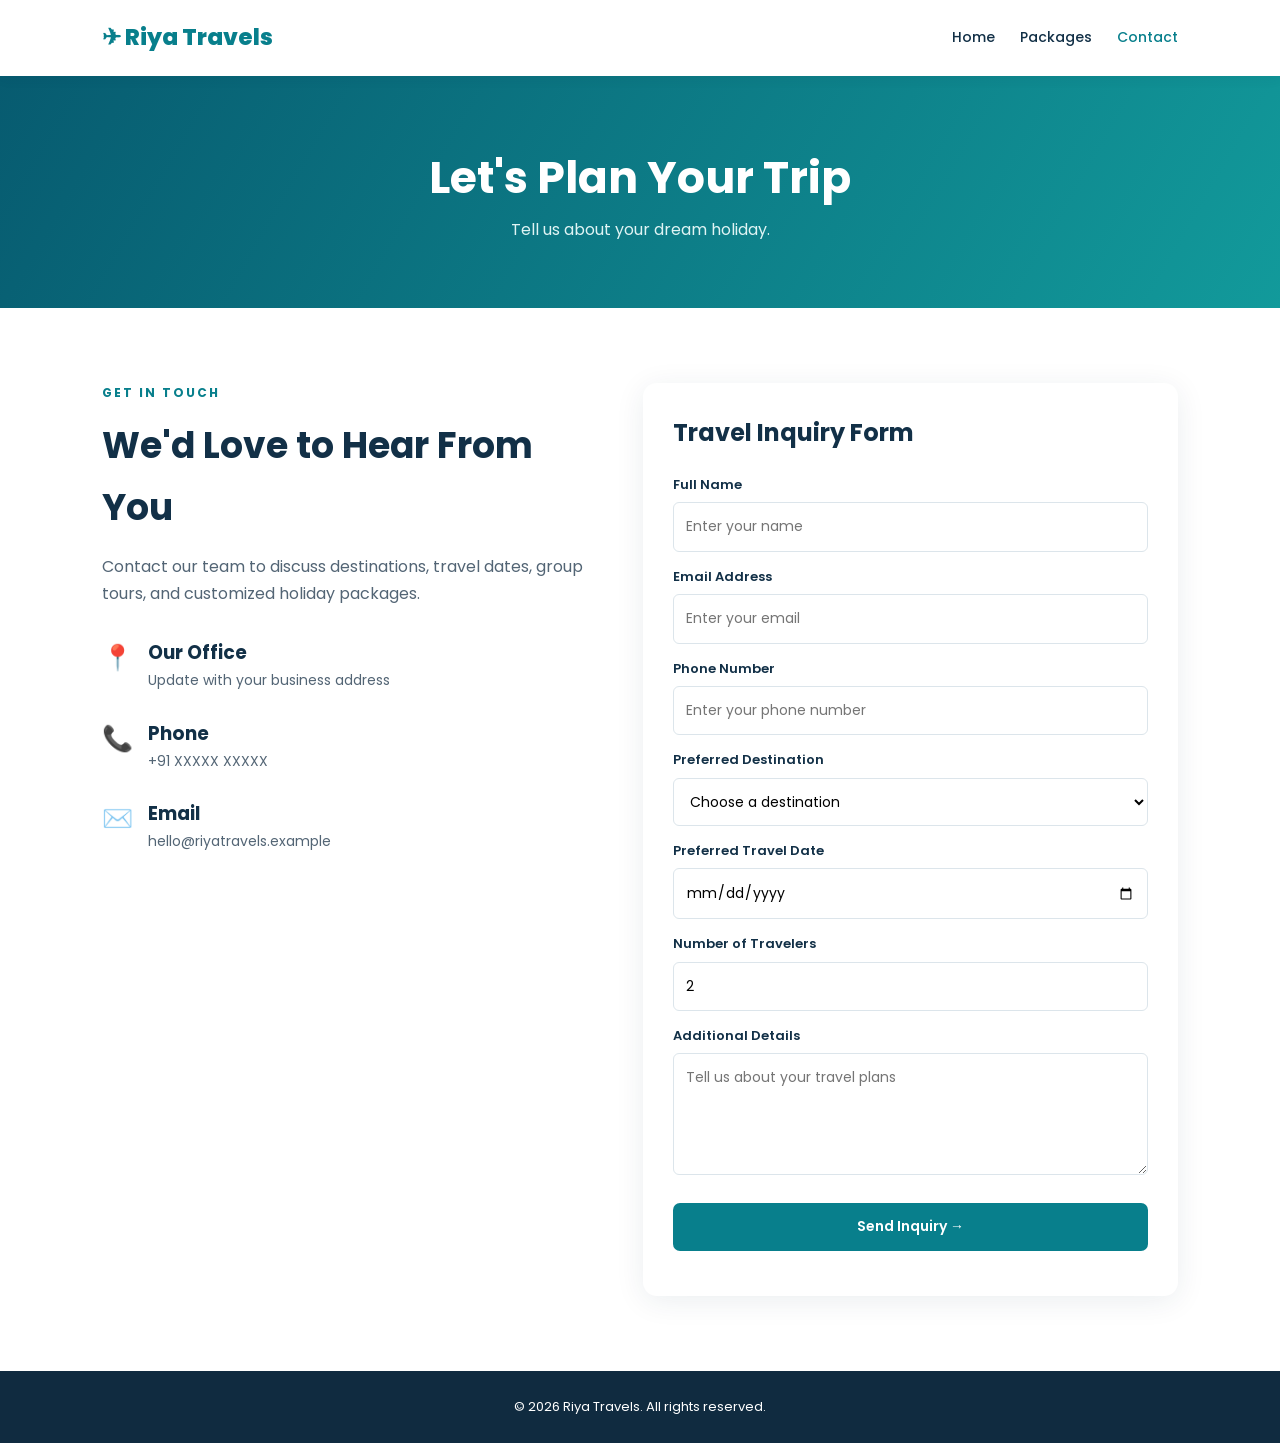
<file: contact.html>
<!DOCTYPE html>
<html lang="en">
<head>
<meta charset="UTF-8">
<meta name="viewport" content="width=device-width, initial-scale=1.0">
<title>Contact Us | Riya Travels</title>
<link rel="stylesheet" href="style.css">
</head>
<body>
<header class="navbar">
<a class="logo" href="index.html">✈ Riya Travels</a>
<nav>
<a href="index.html">Home</a>
<a href="packages.html">Packages</a>
<a class="active" href="contact.html">Contact</a>
</nav>
</header>
<section class="page-banner">
<h1>Let's Plan Your Trip</h1>
<p>Tell us about your dream holiday.</p>
</section>
<section class="contact-layout section">
<div class="contact-info">
<p class="eyebrow">GET IN TOUCH</p>
<h2>We'd Love to Hear From You</h2>
<p>Contact our team to discuss destinations, travel dates,
group tours, and customized holiday packages.</p>
<div class="info-item">
<span>📍</span>
<div><h3>Our Office</h3><p>Update with your business address</p></div>
</div>
      <div class="info-item">
        <span>📞</span>
        <div><h3>Phone</h3><p>+91 XXXXX XXXXX</p></div>
      </div>
      <div class="info-item">
        <span>✉️</span>
        <div><h3>Email</h3><p>hello@riyatravels.example</p></div>
      </div>
    </div>

    <form class="contact-form" id="bookingForm">
      <h2>Travel Inquiry Form</h2>

      <label for="name">Full Name</label>
      <input id="name" name="name" type="text" placeholder="Enter your name" required>

      <label for="email">Email Address</label>
      <input id="email" name="email" type="email" placeholder="Enter your email" required>

      <label for="phone">Phone Number</label>
      <input id="phone" name="phone" type="tel" placeholder="Enter your phone number" required>

      <label for="destination">Preferred Destination</label>
      <select id="destination" name="destination" required>
        <option value="">Choose a destination</option>
        <option>Kashmir Paradise</option>
        <option>Goa Beach Escape</option>
        <option>Royal Rajasthan</option>
        <option>Nature Retreat</option>
        <option>Customized Tour</option>
      </select>

      <label for="date">Preferred Travel Date</label>
      <input id="date" name="date" type="date" required>

      <label for="travelers">Number of Travelers</label>
      <input id="travelers" name="travelers" type="number" min="1" value="2" required>

      <label for="message">Additional Details</label>
      <textarea id="message" name="message" rows="4" placeholder="Tell us about your travel plans"></textarea>

      <button type="submit" class="btn">Send Inquiry →</button>
      <p id="formMessage" role="status"></p>
    </form>
  </section>

  <footer>
    <p>© 2026 Riya Travels. All rights reserved.</p>
  </footer>
  <script src="script.js"></script>
</body>
</html>
</file>
<file: style.css>
@import url('https://fonts.googleapis.com/css2?family=Poppins:wght@400;500;600;700;800&display=swap');

:root {
  --primary: #087f8c;
  --dark: #123047;
  --accent: #f5a623;
  --light: #f4f8fa;
  --text: #536575;
}

* {
  margin: 0;
  padding: 0;
  box-sizing: border-box;
}

body {
  font-family: 'Poppins', sans-serif;
  color: var(--dark);
  line-height: 1.7;
}

a {
  text-decoration: none;
}

.navbar {
  min-height: 76px;
  padding: 15px 8%;
  display: flex;
  justify-content: space-between;
  align-items: center;
  gap: 20px;
  background: white;
  position: sticky;
  top: 0;
  z-index: 10;
  box-shadow: 0 2px 12px #12304712;
}

.logo {
  color: var(--primary);
  font-size: 23px;
  font-weight: 800;
  white-space: nowrap;
}

nav {
  display: flex;
  gap: 25px;
  flex-wrap: wrap;
}

nav a {
  color: var(--dark);
  font-size: 14px;
  font-weight: 500;
}

nav a:hover,
nav a.active {
  color: var(--primary);
}

.hero {
  min-height: 570px;
  display: flex;
  align-items: center;
  padding: 70px 8%;
  color: white;
  background:
    linear-gradient(90deg, #071d31d9, #071d3150),
    url('https://images.unsplash.com/photo-1464822759023-fed622ff2c3b?auto=format&fit=crop&w=1800&q=85')
    center/cover;
}

.hero-content {
  max-width: 650px;
}

.eyebrow {
  color: var(--primary);
  font-weight: 700;
  font-size: 12px;
  letter-spacing: 2px;
  margin-bottom: 12px;
}

.hero .eyebrow {
  color: #ffd078;
}

.hero h1 {
  font-size: clamp(36px, 5vw, 62px);
  line-height: 1.2;
  margin-bottom: 20px;
}

.hero-content > p:not(.eyebrow) {
  max-width: 500px;
  margin-bottom: 30px;
  color: #f2f5f8;
}

.btn {
  display: inline-block;
  background: var(--primary);
  color: white;
  border: none;
  padding: 12px 24px;
  border-radius: 7px;
  cursor: pointer;
  font: inherit;
  font-size: 14px;
  font-weight: 600;
  transition: 0.2s;
}

.btn:hover {
  background: #066570;
  transform: translateY(-2px);
}

.section {
  padding: 75px 8%;
  text-align: center;
}

.section h2,
.contact-info h2 {
  font-size: clamp(26px, 3vw, 36px);
  margin-bottom: 10px;
}

.subtitle {
  color: var(--text);
  margin: 0 auto 35px;
}

.cards {
  display: grid;
  grid-template-columns: repeat(3, minmax(0, 1fr));
  gap: 25px;
  margin: 35px 0;
  text-align: left;
}

.destination,
.package {
  overflow: hidden;
  background: white;
  border-radius: 13px;
  box-shadow: 0 6px 25px #12304712;
  transition: transform 0.25s;
}

.destination:hover,
.package:hover {
  transform: translateY(-5px);
}

.destination img,
.package img {
  display: block;
  width: 100%;
  height: 220px;
  object-fit: cover;
}

.card-body {
  padding: 22px;
}

.card-body h3 {
  font-size: 20px;
  margin-bottom: 8px;
}

.card-body p {
  color: var(--text);
  font-size: 14px;
  margin-bottom: 18px;
}

.card-body h2 {
  font-size: 24px;
  color: var(--primary);
  margin: 14px 0;
}

.card-body small {
  font-size: 12px;
  color: var(--text);
  font-weight: 400;
}

.feature {
  padding: 65px 8%;
  background: var(--light);
  text-align: center;
}

.feature h2 {
  font-size: 30px;
  margin-bottom: 35px;
}

.features {
  display: grid;
  grid-template-columns: repeat(3, 1fr);
  gap: 30px;
}

.features span {
  font-size: 35px;
}

.features p {
  color: var(--text);
  font-size: 14px;
}

.page-banner {
  text-align: center;
  padding: 65px 20px;
  color: white;
  background: linear-gradient(120deg, #075b70, #129a9b);
}

.page-banner h1 {
  font-size: clamp(30px, 4vw, 44px);
}

.page-banner p {
  color: #e0f4f4;
}

.tag {
  display: inline-block;
  background: #e4f5f4;
  color: var(--primary);
  border-radius: 20px;
  padding: 4px 12px;
  font-size: 11px;
  font-weight: 600;
}

.contact-layout {
  display: grid;
  grid-template-columns: 1fr 1.1fr;
  align-items: start;
  gap: 55px;
  text-align: left;
}

.contact-info > p:not(.eyebrow) {
  color: var(--text);
  margin: 15px 0 30px;
}

.info-item {
  display: flex;
  gap: 15px;
  margin: 25px 0;
}

.info-item > span {
  font-size: 25px;
}

.info-item p {
  color: var(--text);
  font-size: 14px;
  overflow-wrap: anywhere;
}

.contact-form {
  padding: 30px;
  border-radius: 14px;
  background: white;
  box-shadow: 0 5px 30px #12304715;
}

.contact-form h2 {
  font-size: 24px;
  margin-bottom: 20px;
}

.contact-form label {
  display: block;
  font-size: 13px;
  font-weight: 600;
  margin: 14px 0 6px;
}

.contact-form input,
.contact-form select,
.contact-form textarea {
  width: 100%;
  padding: 12px;
  border: 1px solid #dce5eb;
  border-radius: 6px;
  font: inherit;
  font-size: 14px;
  background: white;
}

.contact-form input:focus,
.contact-form select:focus,
.contact-form textarea:focus {
  outline: 2px solid #b5e3e4;
  border-color: var(--primary);
}

.contact-form .btn {
  margin-top: 20px;
  width: 100%;
}

#formMessage {
  margin-top: 15px;
  font-size: 14px;
  overflow-wrap: anywhere;
}

footer {
  background: #102b40;
  color: white;
  text-align: center;
  padding: 25px 15px;
  font-size: 13px;
}

footer p + p {
  color: #b8cbd5;
}

@media (max-width: 800px) {
  .navbar {
    padding: 15px 5%;
    flex-wrap: wrap;
  }

  nav {
    gap: 15px;
  }

  .cards {
    grid-template-columns: repeat(2, minmax(0, 1fr));
  }

  .contact-layout {
    grid-template-columns: 1fr;
  }
}

@media (max-width: 540px) {
  .navbar {
    justify-content: center;
  }

  nav {
    justify-content: center;
    gap: 18px;
  }

  .hero {
    min-height: 490px;
    padding: 55px 6%;
  }

  .section {
    padding: 50px 6%;
  }

  .cards,
  .features {
    grid-template-columns: 1fr;
  }

  .contact-form {
    padding: 22px;
  }
}
</file>
